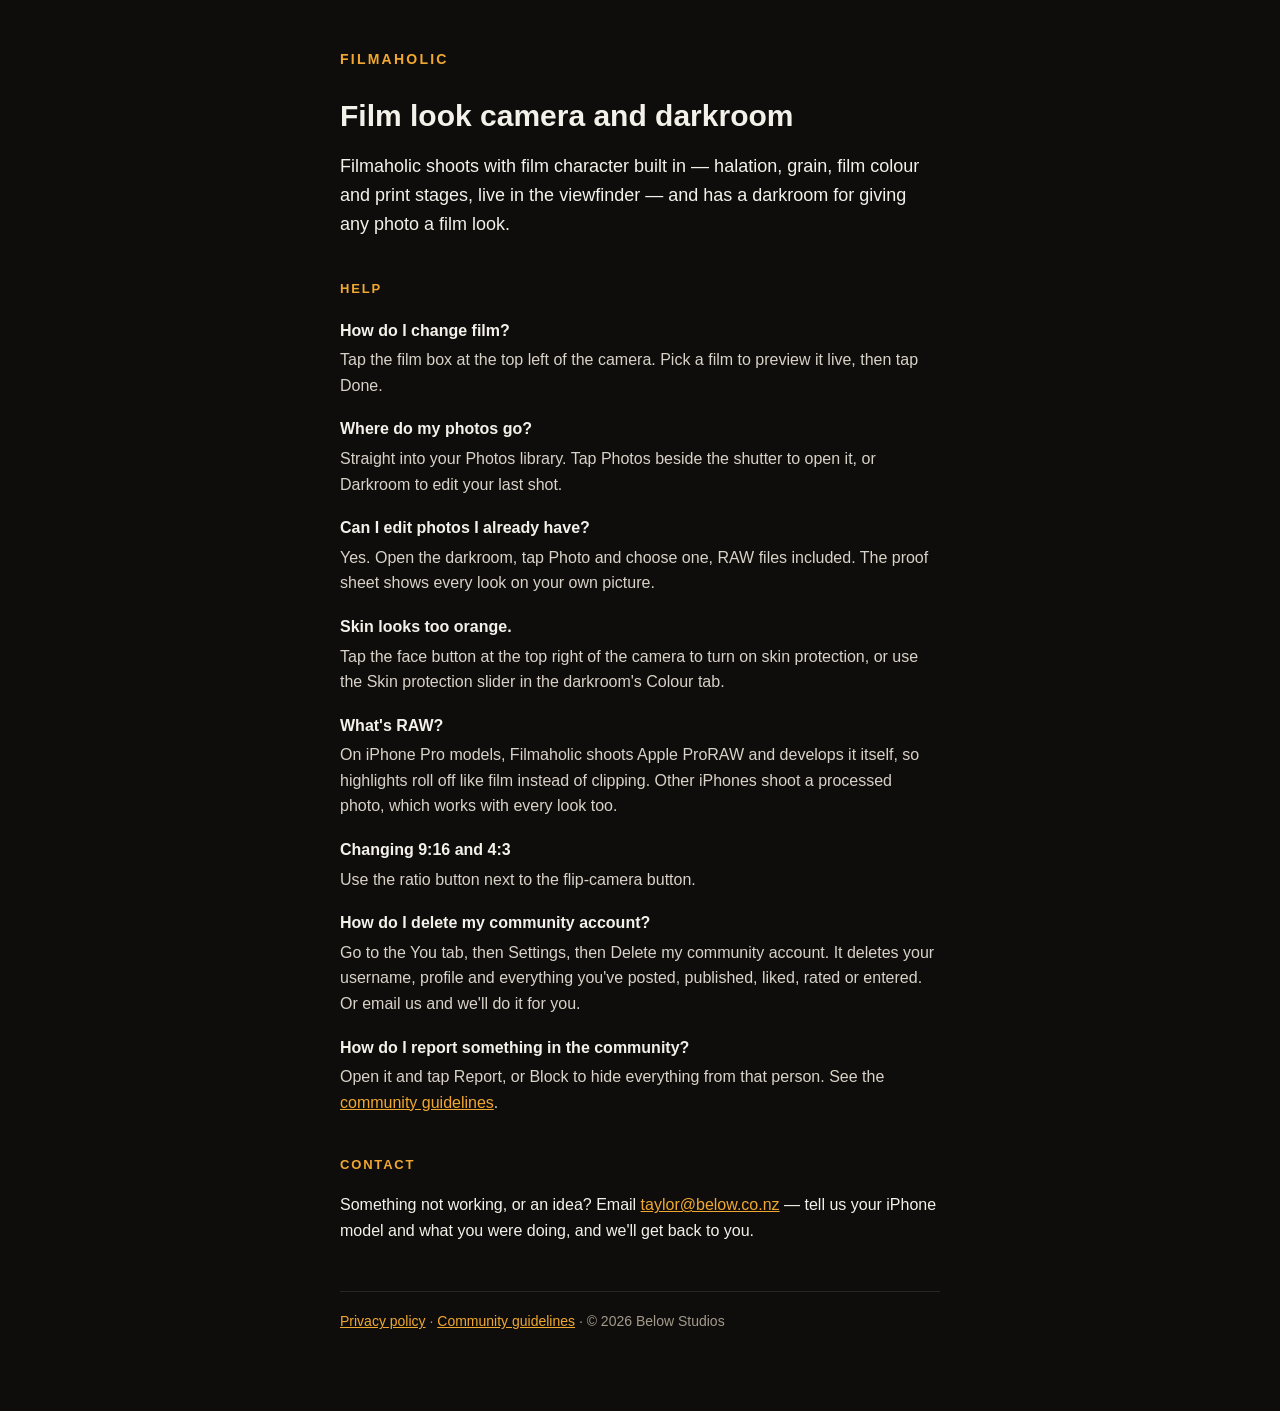
<file: index.html>
<!doctype html>
<html lang="en-GB">
<head>
<meta charset="utf-8">
<meta name="viewport" content="width=device-width, initial-scale=1">
<title>Filmaholic support</title>
<link rel="stylesheet" href="style.css">
</head>
<body>
<main>
  <p class="mark">Filmaholic</p>
  <h1>Film look camera and darkroom</h1>
  <p class="lead">Filmaholic shoots with film character built in — halation, grain, film colour and print stages,
  live in the viewfinder — and has a darkroom for giving any photo a film look.</p>

  <h2>Help</h2>
  <dl>
    <dt>How do I change film?</dt>
    <dd>Tap the film box at the top left of the camera. Pick a film to preview it live, then tap Done.</dd>
    <dt>Where do my photos go?</dt>
    <dd>Straight into your Photos library. Tap Photos beside the shutter to open it, or Darkroom to edit your
    last shot.</dd>
    <dt>Can I edit photos I already have?</dt>
    <dd>Yes. Open the darkroom, tap Photo and choose one, RAW files included. The proof sheet shows every look on
    your own picture.</dd>
    <dt>Skin looks too orange.</dt>
    <dd>Tap the face button at the top right of the camera to turn on skin protection, or use the Skin protection
    slider in the darkroom's Colour tab.</dd>
    <dt>What's RAW?</dt>
    <dd>On iPhone Pro models, Filmaholic shoots Apple ProRAW and develops it itself, so highlights roll off like
    film instead of clipping. Other iPhones shoot a processed photo, which works with every look too.</dd>
    <dt>Changing 9:16 and 4:3</dt>
    <dd>Use the ratio button next to the flip-camera button.</dd>
    <dt>How do I delete my community account?</dt>
    <dd>Go to the You tab, then Settings, then Delete my community account. It deletes your username, profile and
    everything you've posted, published, liked, rated or entered. Or email us and we'll do it for you.</dd>
    <dt>How do I report something in the community?</dt>
    <dd>Open it and tap Report, or Block to hide everything from that person. See the
    <a href="community.html">community guidelines</a>.</dd>
  </dl>

  <h2>Contact</h2>
  <p>Something not working, or an idea? Email <a href="mailto:taylor@below.co.nz">taylor@below.co.nz</a> — tell us your iPhone
  model and what you were doing, and we'll get back to you.</p>

  <p class="foot"><a href="privacy.html">Privacy policy</a> · <a href="community.html">Community guidelines</a> · © 2026 Below Studios</p>
</main>
</body>
</html>
</file>
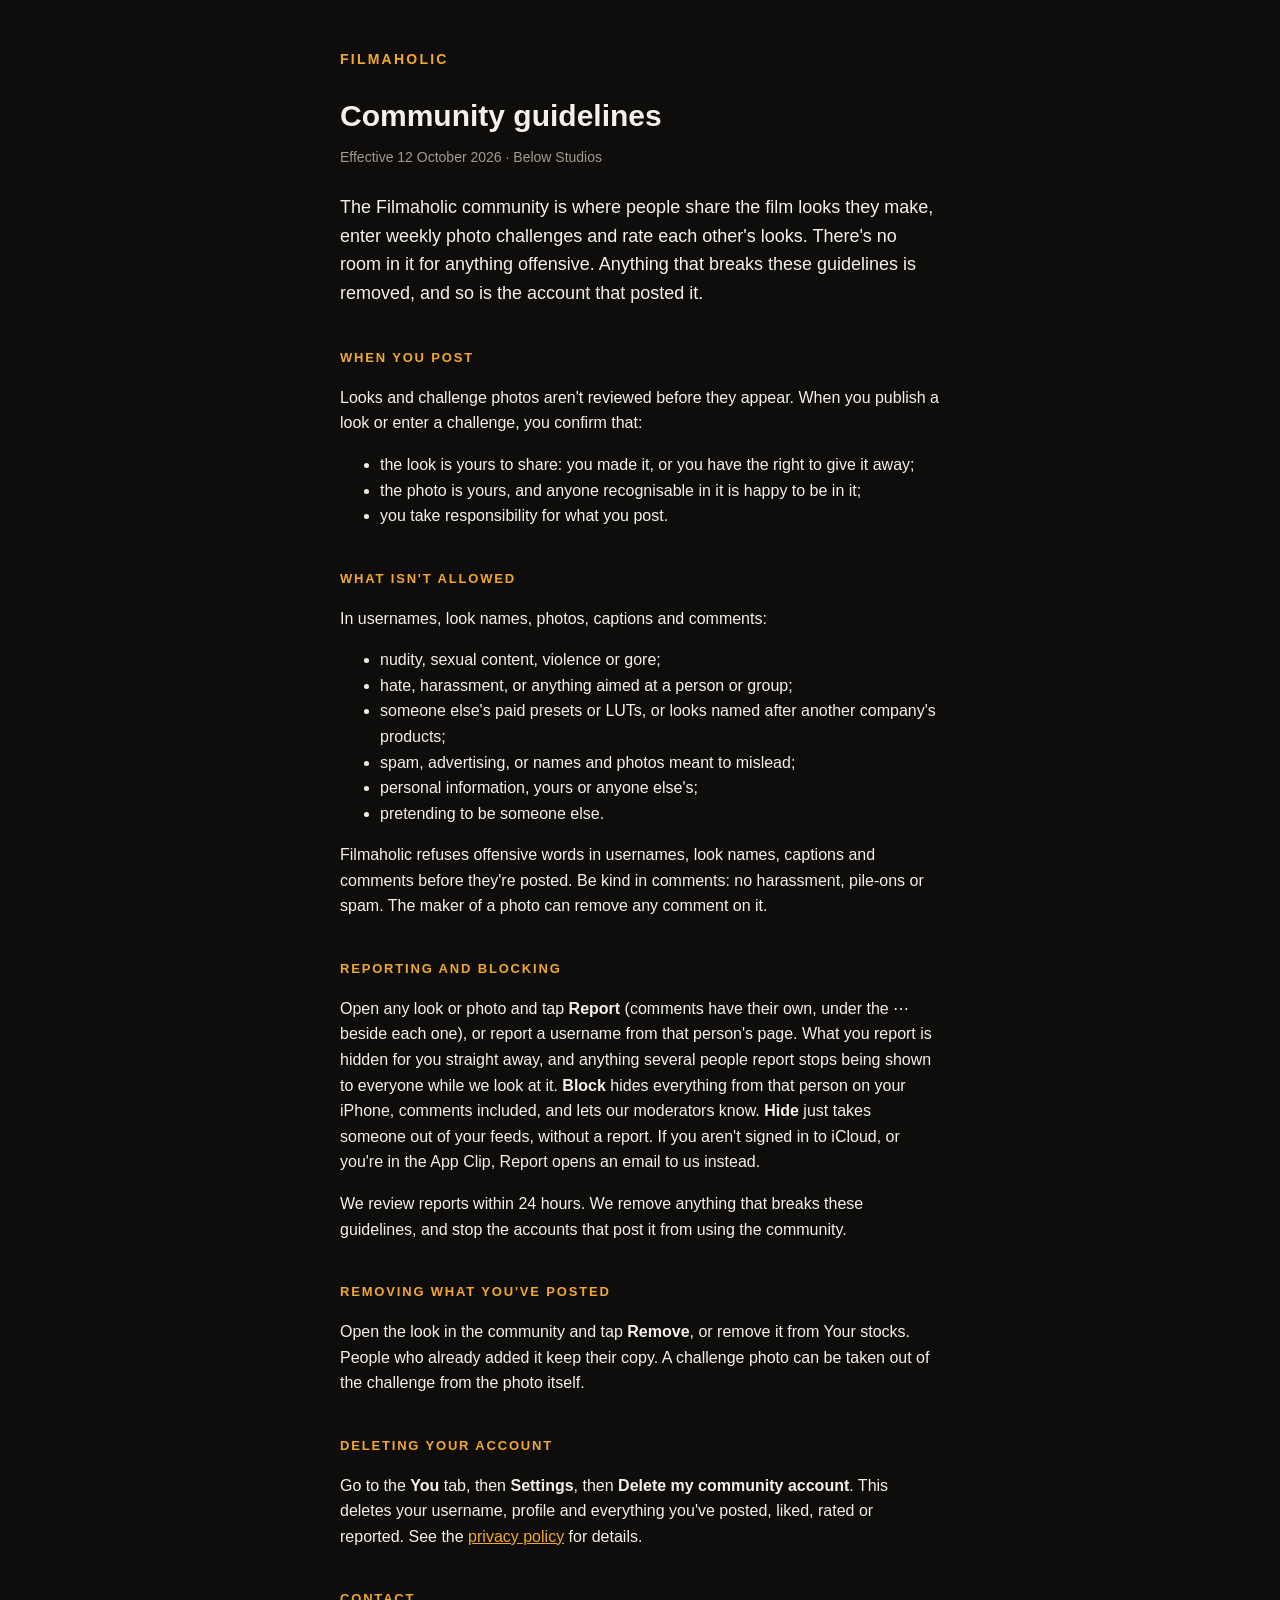
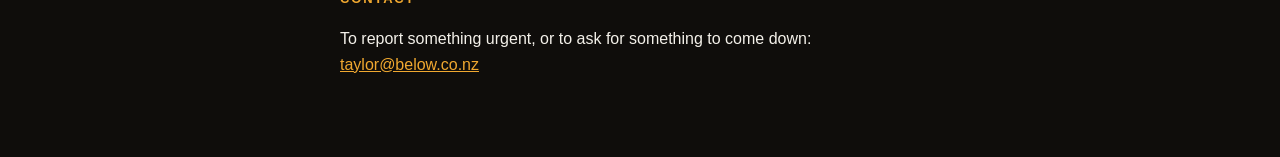
<file: community.html>
<!doctype html>
<html lang="en-GB">
<head>
<meta charset="utf-8">
<meta name="viewport" content="width=device-width, initial-scale=1">
<title>Filmaholic community guidelines</title>
<link rel="stylesheet" href="style.css">
</head>
<body>
<main>
  <p class="mark"><a href="./">Filmaholic</a></p>
  <h1>Community guidelines</h1>
  <p class="meta">Effective 12 October 2026 · Below Studios</p>

  <p class="lead">The Filmaholic community is where people share the film looks they make, enter weekly photo
  challenges and rate each other's looks. There's no room in it for anything offensive. Anything that breaks these
  guidelines is removed, and so is the account that posted it.</p>

  <h2>When you post</h2>
  <p>Looks and challenge photos aren't reviewed before they appear. When you publish a look or enter a challenge,
  you confirm that:</p>
  <ul>
    <li>the look is yours to share: you made it, or you have the right to give it away;</li>
    <li>the photo is yours, and anyone recognisable in it is happy to be in it;</li>
    <li>you take responsibility for what you post.</li>
  </ul>

  <h2>What isn't allowed</h2>
  <p>In usernames, look names, photos, captions and comments:</p>
  <ul>
    <li>nudity, sexual content, violence or gore;</li>
    <li>hate, harassment, or anything aimed at a person or group;</li>
    <li>someone else's paid presets or LUTs, or looks named after another company's products;</li>
    <li>spam, advertising, or names and photos meant to mislead;</li>
    <li>personal information, yours or anyone else's;</li>
    <li>pretending to be someone else.</li>
  </ul>
  <p>Filmaholic refuses offensive words in usernames, look names, captions and comments before they're posted. Be kind
  in comments: no harassment, pile-ons or spam. The maker of a photo can remove any comment on it.</p>

  <h2>Reporting and blocking</h2>
  <p>Open any look or photo and tap <strong>Report</strong> (comments have their own, under the ⋯ beside each one), or
  report a username from that person's page.
  What you report is hidden for you straight away, and anything several people report stops being shown to everyone
  while we look at it. <strong>Block</strong> hides everything from that person on your iPhone, comments included,
  and lets our moderators know. <strong>Hide</strong> just takes someone out of your feeds, without a report. If you aren't signed in to iCloud, or you're in the App Clip, Report opens an email to us instead.</p>
  <p>We review reports within 24 hours. We remove anything that breaks these guidelines, and stop the accounts that
  post it from using the community.</p>

  <h2>Removing what you've posted</h2>
  <p>Open the look in the community and tap <strong>Remove</strong>, or remove it from Your stocks. People who
  already added it keep their copy. A challenge photo can be taken out of the challenge from the photo itself.</p>

  <h2>Deleting your account</h2>
  <p>Go to the <strong>You</strong> tab, then <strong>Settings</strong>, then <strong>Delete my community account</strong>. This deletes your
  username, profile and everything you've posted, liked, rated or reported. See the <a href="privacy.html">privacy policy</a> for
  details.</p>

  <h2>Contact</h2>
  <p>To report something urgent, or to ask for something to come down: <a href="mailto:taylor@below.co.nz">taylor@below.co.nz</a></p>
</main>
</body>
</html>
</file>
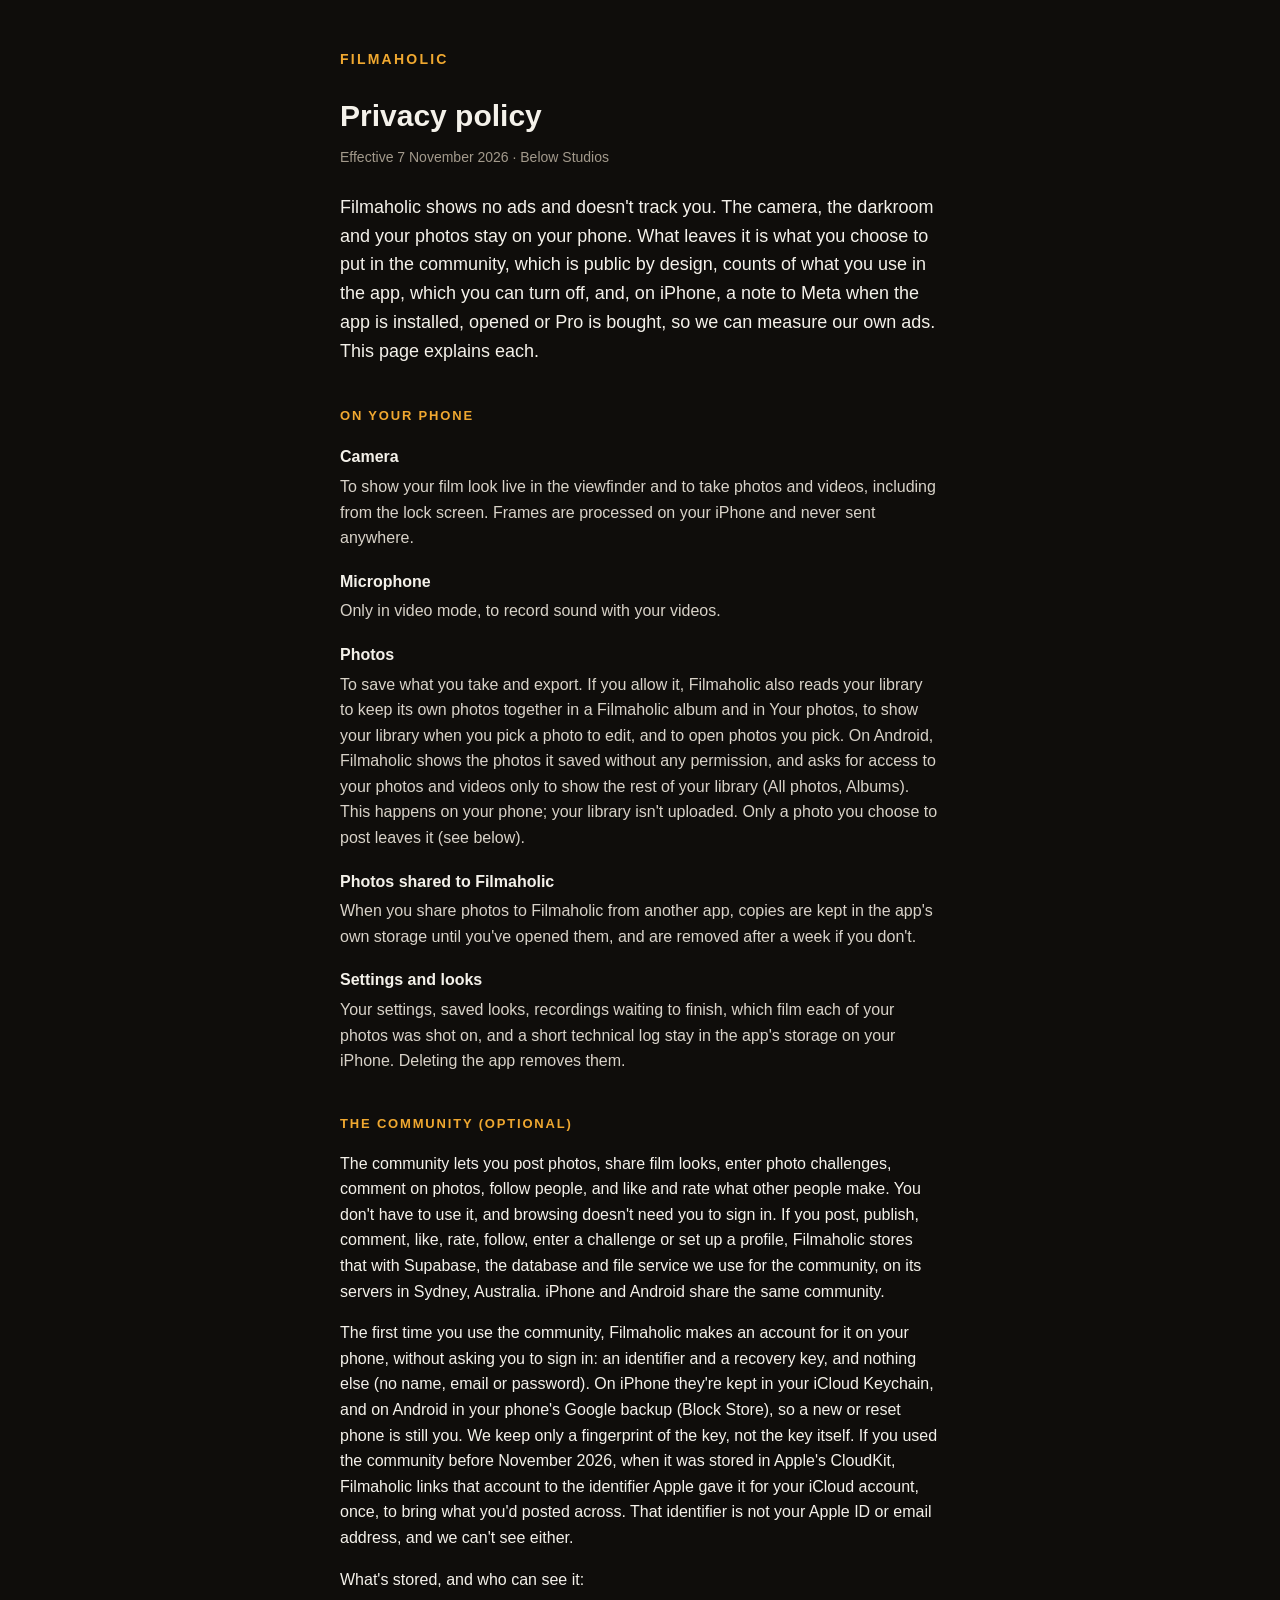
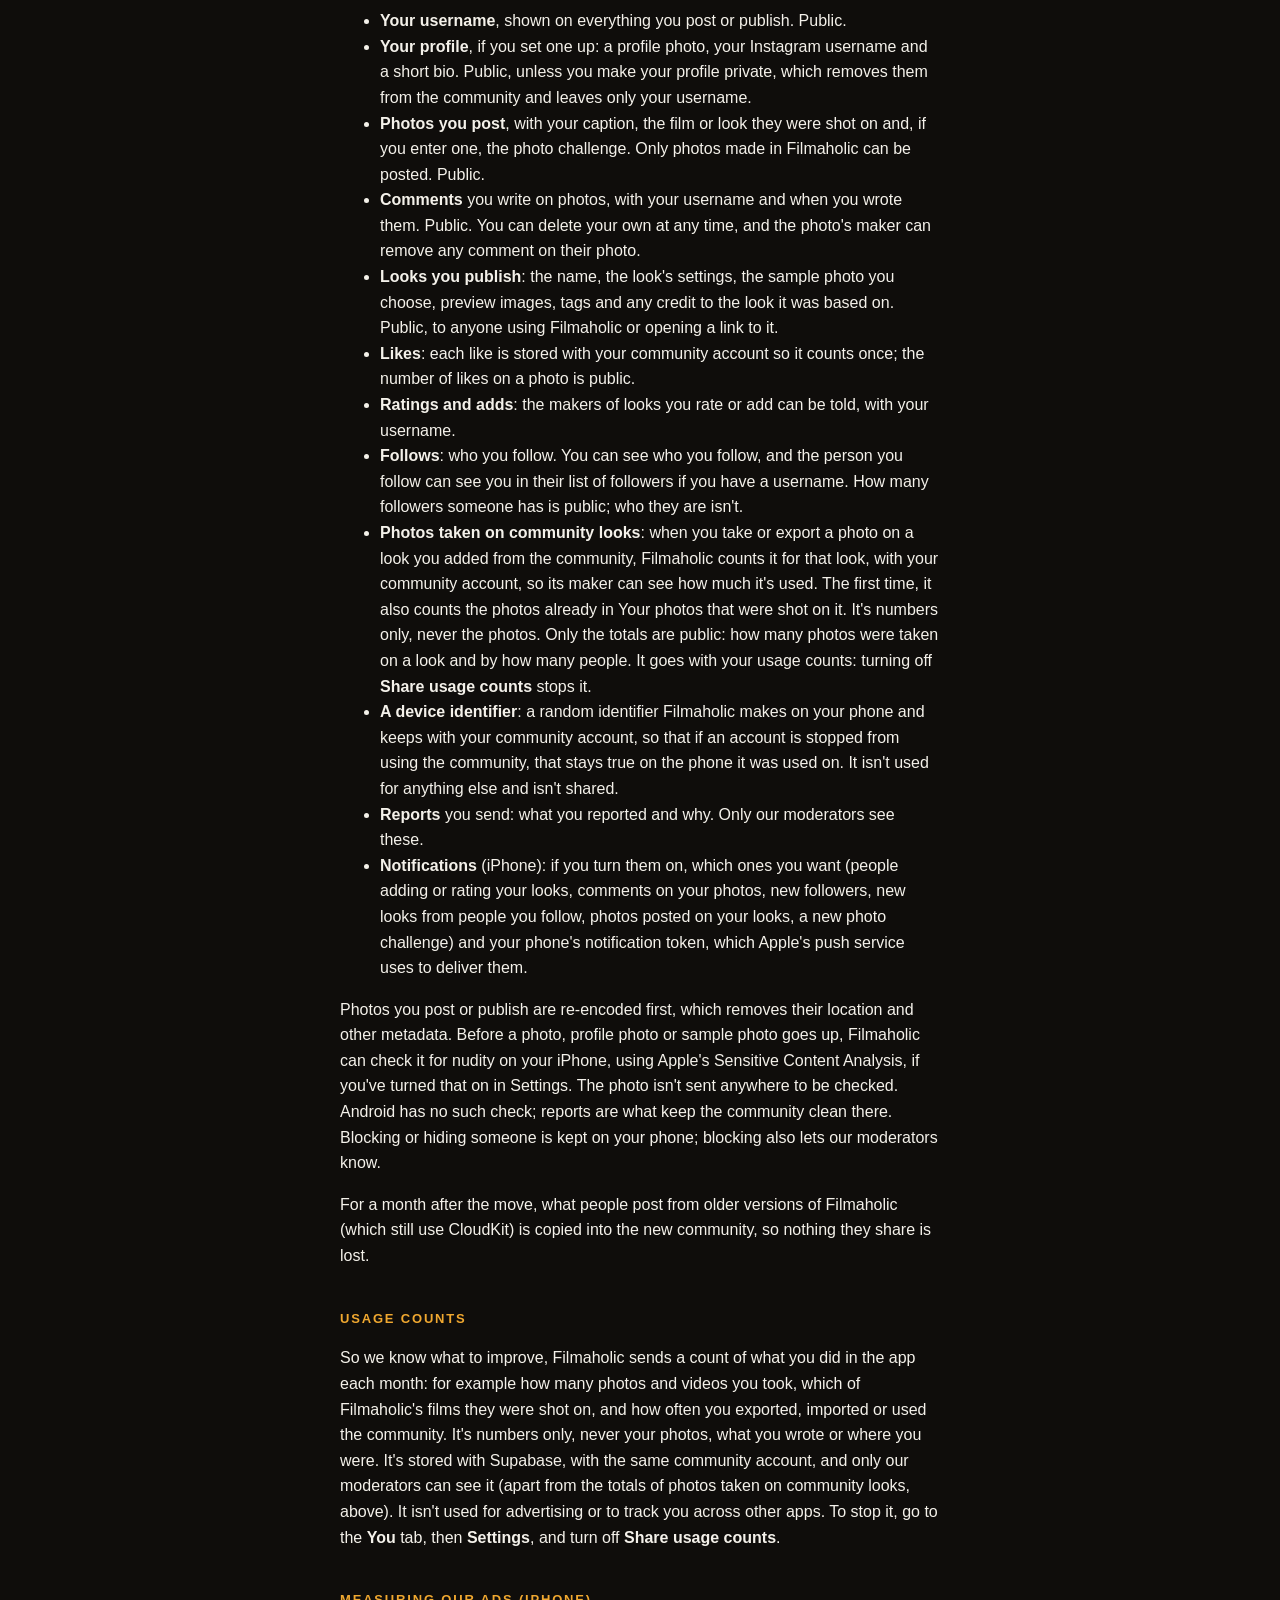
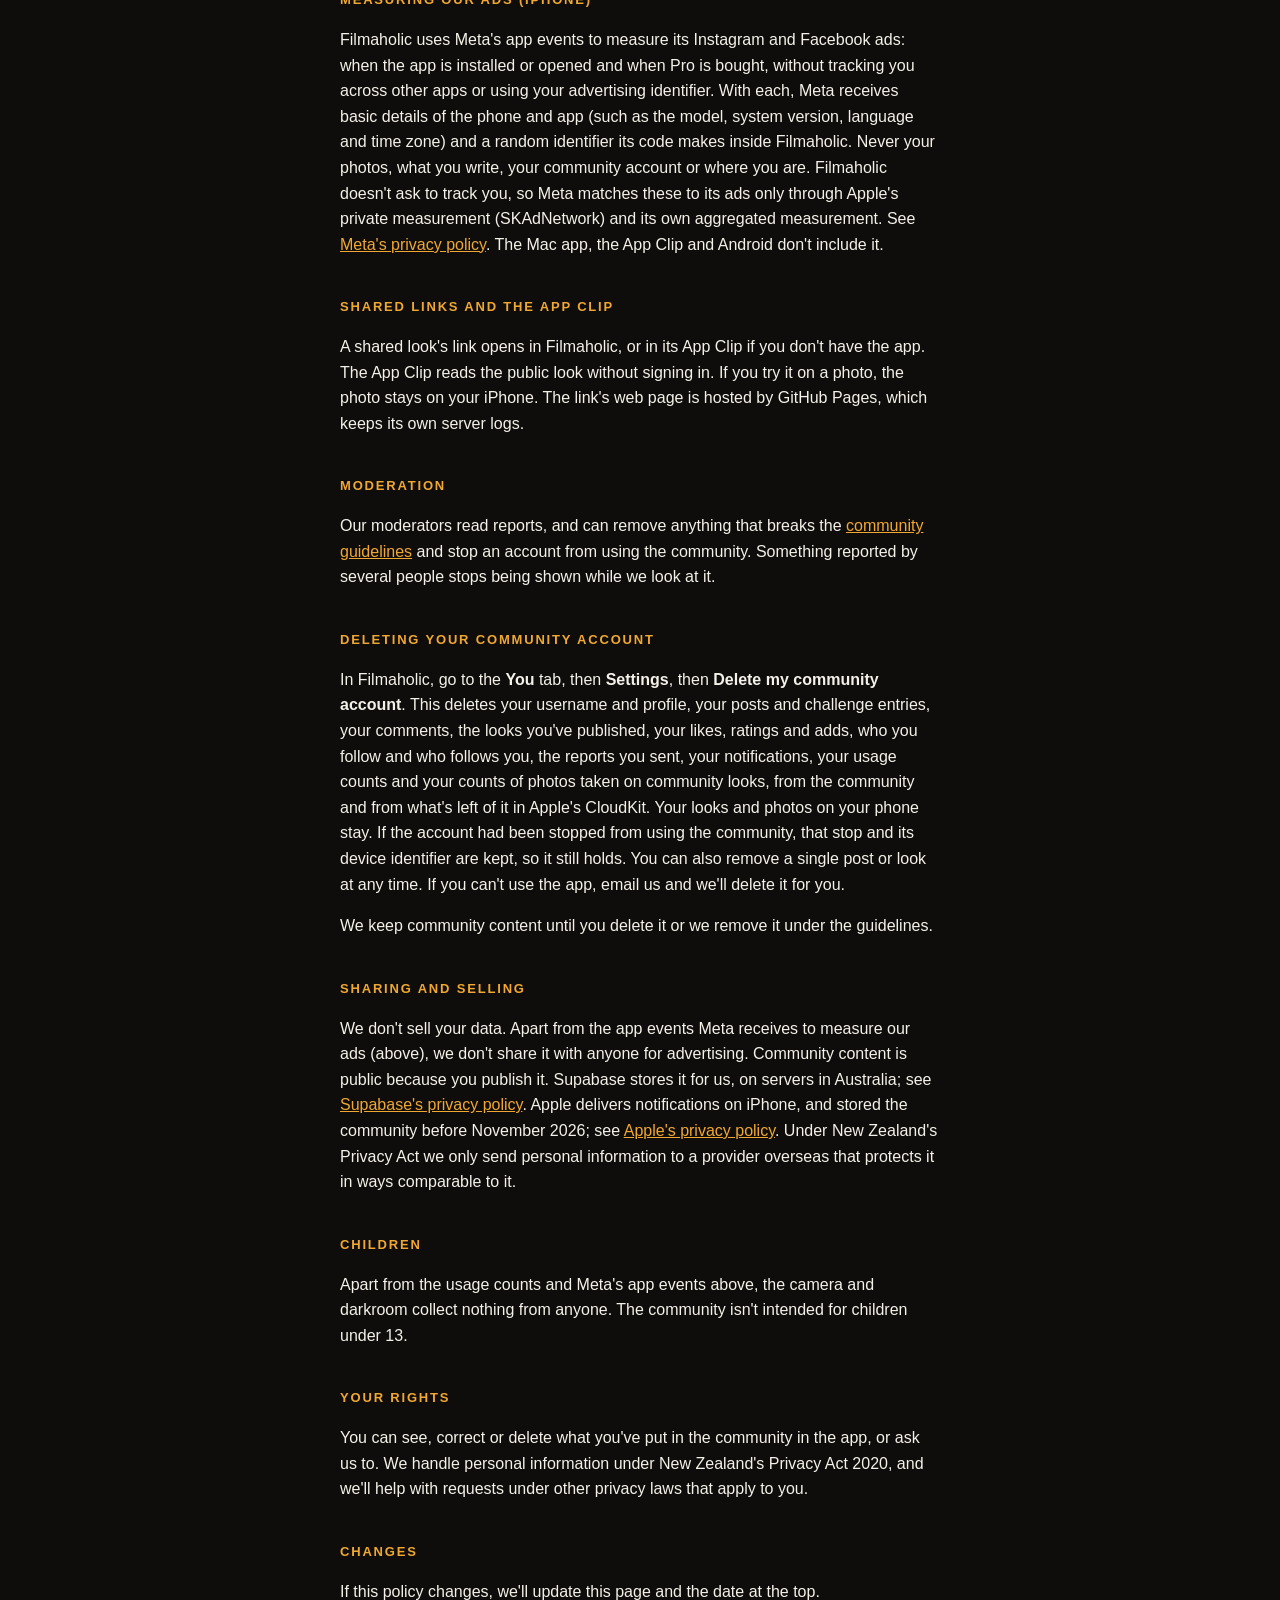
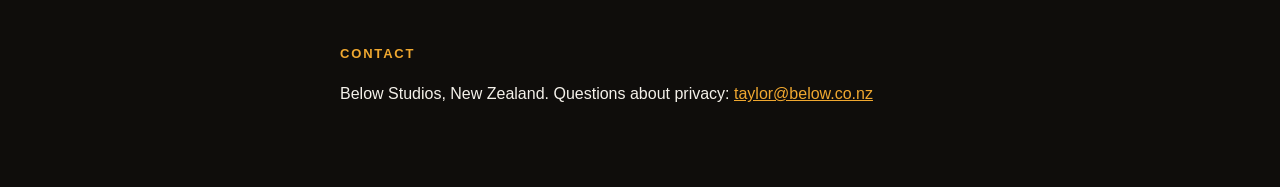
<file: privacy.html>
<!doctype html>
<html lang="en-GB">
<head>
<meta charset="utf-8">
<meta name="viewport" content="width=device-width, initial-scale=1">
<title>Filmaholic privacy policy</title>
<link rel="stylesheet" href="style.css">
</head>
<body>
<main>
  <p class="mark"><a href="./">Filmaholic</a></p>
  <h1>Privacy policy</h1>
  <p class="meta">Effective 7 November 2026 · Below Studios</p>

  <p class="lead">Filmaholic shows no ads and doesn't track you. The camera, the darkroom and your photos stay on your
  phone. What leaves it is what you choose to put in the community, which is public by design, counts of what you
  use in the app, which you can turn off, and, on iPhone, a note to Meta when the app is installed, opened or Pro is
  bought, so we can measure our own ads. This page explains each.</p>

  <h2>On your phone</h2>
  <dl>
    <dt>Camera</dt>
    <dd>To show your film look live in the viewfinder and to take photos and videos, including from the lock screen.
    Frames are processed on your iPhone and never sent anywhere.</dd>
    <dt>Microphone</dt>
    <dd>Only in video mode, to record sound with your videos.</dd>
    <dt>Photos</dt>
    <dd>To save what you take and export. If you allow it, Filmaholic also reads your library to keep its own photos
    together in a Filmaholic album and in Your photos, to show your library when you pick a photo to edit, and to open
    photos you pick. On Android, Filmaholic shows the photos it saved without any permission, and asks for access to
    your photos and videos only to show the rest of your library (All photos, Albums). This happens on your phone; your
    library isn't uploaded. Only a photo you choose to post leaves it (see below).</dd>
    <dt>Photos shared to Filmaholic</dt>
    <dd>When you share photos to Filmaholic from another app, copies are kept in the app's own storage until you've
    opened them, and are removed after a week if you don't.</dd>
    <dt>Settings and looks</dt>
    <dd>Your settings, saved looks, recordings waiting to finish, which film each of your photos was shot on, and a
    short technical log stay in the app's storage on your iPhone. Deleting the app removes them.</dd>
  </dl>

  <h2>The community (optional)</h2>
  <p>The community lets you post photos, share film looks, enter photo challenges, comment on photos, follow people,
  and like and rate what other people make. You don't have to use it, and browsing doesn't need you to sign in. If you
  post, publish, comment, like, rate, follow, enter a challenge or set up a profile,
  Filmaholic stores that with Supabase, the database and file service we use for the community, on its servers in
  Sydney, Australia. iPhone and Android share the same community.</p>
  <p>The first time you use the community, Filmaholic makes an account for it on your phone, without asking you to
  sign in: an identifier and a recovery key, and nothing else (no name, email or password). On iPhone they're kept in
  your iCloud Keychain, and on Android in your phone's Google backup (Block Store), so a new or reset phone is still
  you. We keep only a fingerprint of the key, not the key itself. If you used the community before
  November 2026, when it was stored in Apple's CloudKit, Filmaholic links that account to the identifier Apple gave it
  for your iCloud account, once, to bring what you'd posted across. That identifier is not your Apple ID or email
  address, and we can't see either.</p>
  <p>What's stored, and who can see it:</p>
  <ul>
    <li><strong>Your username</strong>, shown on everything you post or publish. Public.</li>
    <li><strong>Your profile</strong>, if you set one up: a profile photo, your Instagram username and a short bio.
    Public, unless you make your profile private, which removes them from the community and leaves only your username.</li>
    <li><strong>Photos you post</strong>, with your caption, the film or look they were shot on and, if you enter one,
    the photo challenge. Only photos made in Filmaholic can be posted. Public.</li>
    <li><strong>Comments</strong> you write on photos, with your username and when you wrote them. Public. You can
    delete your own at any time, and the photo's maker can remove any comment on their photo.</li>
    <li><strong>Looks you publish</strong>: the name, the look's settings, the sample photo you choose, preview
    images, tags and any credit to the look it was based on. Public, to anyone using Filmaholic or opening a link to
    it.</li>
    <li><strong>Likes</strong>: each like is stored with your community account so it counts once; the number of likes
    on a photo is public.</li>
    <li><strong>Ratings and adds</strong>: the makers of looks you rate or add can be told, with your username.</li>
    <li><strong>Follows</strong>: who you follow. You can see who you follow, and the person you follow can see you in
    their list of followers if you have a username. How many followers someone has is public; who they are isn't.</li>
    <li><strong>Photos taken on community looks</strong>: when you take or export a photo on a look you added from the
    community, Filmaholic counts it for that look, with your community account, so its maker can see how much it's
    used. The first time, it also counts the photos already in Your photos that were shot on it. It's numbers only,
    never the photos. Only the totals are public: how many photos were taken on a look and by how many people. It goes
    with your usage counts: turning off <strong>Share usage counts</strong> stops it.</li>
    <li><strong>A device identifier</strong>: a random identifier Filmaholic makes on your phone and keeps with your
    community account, so that if an account is stopped from using the community, that stays true on the phone it was
    used on. It isn't used for anything else and isn't shared.</li>
    <li><strong>Reports</strong> you send: what you reported and why. Only our moderators see these.</li>
    <li><strong>Notifications</strong> (iPhone): if you turn them on, which ones you want (people adding or rating your
    looks, comments on your photos, new followers, new looks from people you follow, photos posted on your looks, a new
    photo challenge) and your phone's notification token, which Apple's push service uses to deliver them.</li>
  </ul>
  <p>Photos you post or publish are re-encoded first, which removes their location and other metadata. Before a
  photo, profile photo or sample photo goes up, Filmaholic can check it for nudity on your iPhone, using Apple's Sensitive Content Analysis,
  if you've turned that on in Settings. The photo isn't sent anywhere to be checked. Android has no such check;
  reports are what keep the community clean there. Blocking or hiding someone is kept
  on your phone; blocking also lets our moderators know.</p>
  <p>For a month after the move, what people post from older versions of Filmaholic (which still use CloudKit) is
  copied into the new community, so nothing they share is lost.</p>

  <h2>Usage counts</h2>
  <p>So we know what to improve, Filmaholic sends a count of what you did in the app each month: for example how many
  photos and videos you took, which of Filmaholic's films they were shot on, and how often you exported, imported or used
  the community. It's numbers only, never your photos, what you wrote or where you were. It's stored with Supabase,
  with the same community account, and only our moderators can see it (apart from the totals of photos taken on
  community looks, above). It isn't used for advertising or to track you across other apps. To stop it, go to the <strong>You</strong> tab,
  then <strong>Settings</strong>, and turn off <strong>Share usage counts</strong>.</p>

  <h2>Measuring our ads (iPhone)</h2>
  <p>Filmaholic uses Meta's app events to measure its Instagram and Facebook ads: when the app is installed or opened
  and when Pro is bought, without tracking you across other apps or using your advertising identifier. With each, Meta
  receives basic details of the phone and app (such as the model, system version, language and time zone) and a random
  identifier its code makes inside Filmaholic. Never your photos, what you write, your community account or where you
  are. Filmaholic doesn't ask to track you, so Meta matches these to its ads only through Apple's private measurement
  (SKAdNetwork) and its own aggregated measurement. See <a href="https://www.facebook.com/privacy/policy/">Meta's privacy
  policy</a>. The Mac app, the App Clip and Android don't include it.</p>

  <h2>Shared links and the App Clip</h2>
  <p>A shared look's link opens in Filmaholic, or in its App Clip if you don't have the app. The App Clip reads the
  public look without signing in. If you try it on a photo, the photo stays on your iPhone. The link's web page is
  hosted by GitHub Pages, which keeps its own server logs.</p>

  <h2>Moderation</h2>
  <p>Our moderators read reports, and can remove anything that breaks the
  <a href="community.html">community guidelines</a> and stop an account from using the community. Something reported
  by several people stops being shown while we look at it.</p>

  <h2>Deleting your community account</h2>
  <p>In Filmaholic, go to the <strong>You</strong> tab, then <strong>Settings</strong>, then <strong>Delete my
  community account</strong>. This deletes your username and profile, your posts and challenge entries, your
  comments, the looks you've published, your likes, ratings and adds, who you follow and who follows you, the reports
  you sent, your notifications, your usage counts and your counts of photos taken on community looks,
  from the community and from what's left of it in Apple's CloudKit. Your looks and photos on your phone stay. If the account had been stopped from using the community, that stop and its device identifier are kept, so it still holds. You can also remove a single post or look at any time. If you can't use the app, email us and we'll delete it for you.</p>
  <p>We keep community content until you delete it or we remove it under the guidelines.</p>

  <h2>Sharing and selling</h2>
  <p>We don't sell your data. Apart from the app events Meta receives to measure our ads (above), we don't share it with
  anyone for advertising. Community content is public because you
  publish it. Supabase stores it for us, on servers in Australia; see
  <a href="https://supabase.com/privacy">Supabase's privacy policy</a>. Apple delivers notifications on iPhone, and
  stored the community before November 2026; see <a href="https://www.apple.com/legal/privacy/">Apple's privacy
  policy</a>. Under New Zealand's Privacy Act we only send personal information to a provider overseas that protects it
  in ways comparable to it.</p>

  <h2>Children</h2>
  <p>Apart from the usage counts and Meta's app events above, the camera and darkroom collect nothing from anyone. The community isn't
  intended for children under 13.</p>

  <h2>Your rights</h2>
  <p>You can see, correct or delete what you've put in the community in the app, or ask us to. We handle personal
  information under New Zealand's Privacy Act 2020, and we'll help with requests under other privacy laws that apply
  to you.</p>

  <h2>Changes</h2>
  <p>If this policy changes, we'll update this page and the date at the top.</p>

  <h2>Contact</h2>
  <p>Below Studios, New Zealand. Questions about privacy: <a href="mailto:taylor@below.co.nz">taylor@below.co.nz</a></p>
</main>
</body>
</html>
</file>
<file: style.css>
:root { --ink: #0f0d0b; --paper: #f4f1ea; --muted: #a39a8c; --accent: #f0a830; --line: #2a251f; }
* { box-sizing: border-box; }
html { -webkit-text-size-adjust: 100%; }
body { margin: 0; background: var(--ink); color: var(--paper);
  font: 16px/1.6 -apple-system, BlinkMacSystemFont, "Helvetica Neue", Arial, sans-serif; }
main { max-width: 640px; margin: 0 auto; padding: 48px 20px 64px; }
.mark { margin: 0 0 28px; font-weight: 700; letter-spacing: 0.16em; text-transform: uppercase; font-size: 14px; }
.mark, .mark a { color: var(--accent); text-decoration: none; }
h1 { font-size: 30px; line-height: 1.2; margin: 0 0 12px; }
h2 { font-size: 13px; letter-spacing: 0.14em; text-transform: uppercase; color: var(--accent); margin: 40px 0 12px; }
.meta { color: var(--muted); font-size: 14px; margin: 0 0 24px; }
.lead { font-size: 18px; }
dt { font-weight: 600; margin-top: 18px; }
dd { margin: 4px 0 0; color: #d8d2c8; }
a { color: var(--accent); }
.foot { margin-top: 48px; padding-top: 18px; border-top: 1px solid var(--line); color: var(--muted); font-size: 14px; }
</file>
